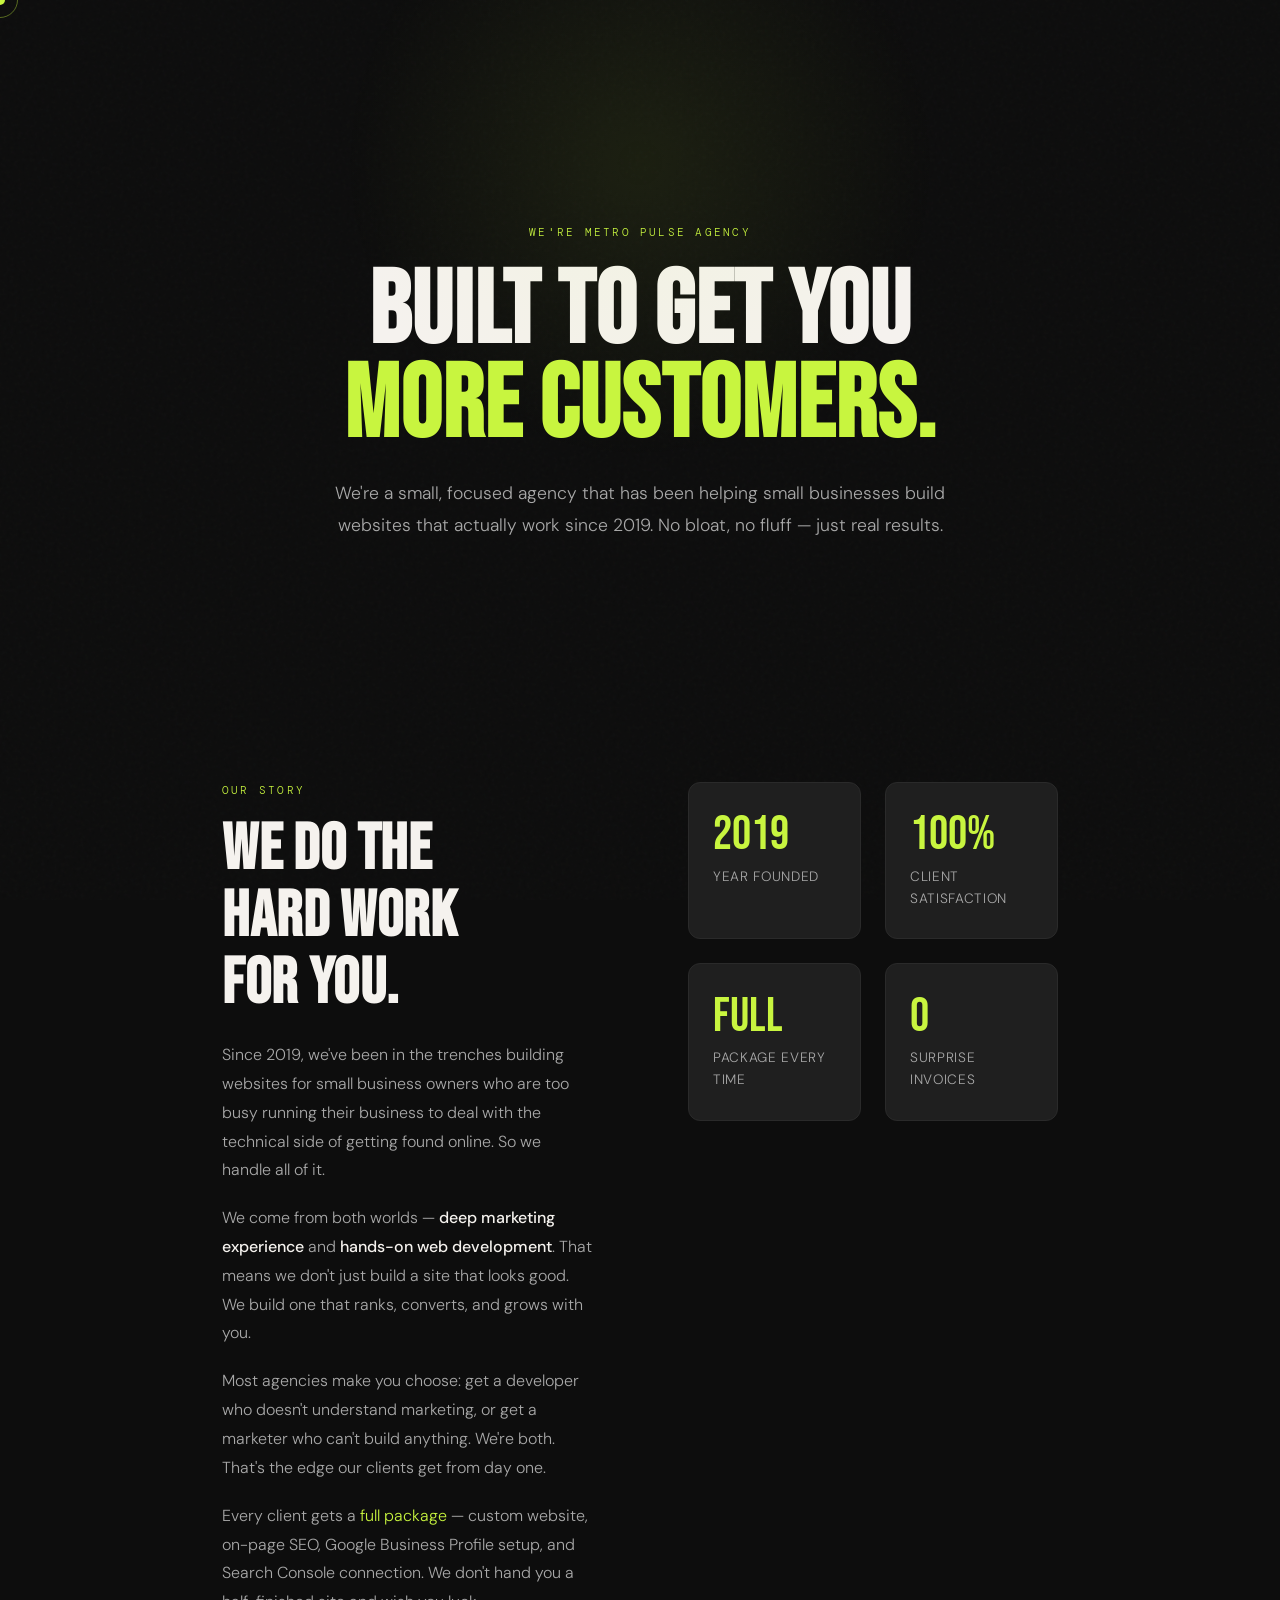
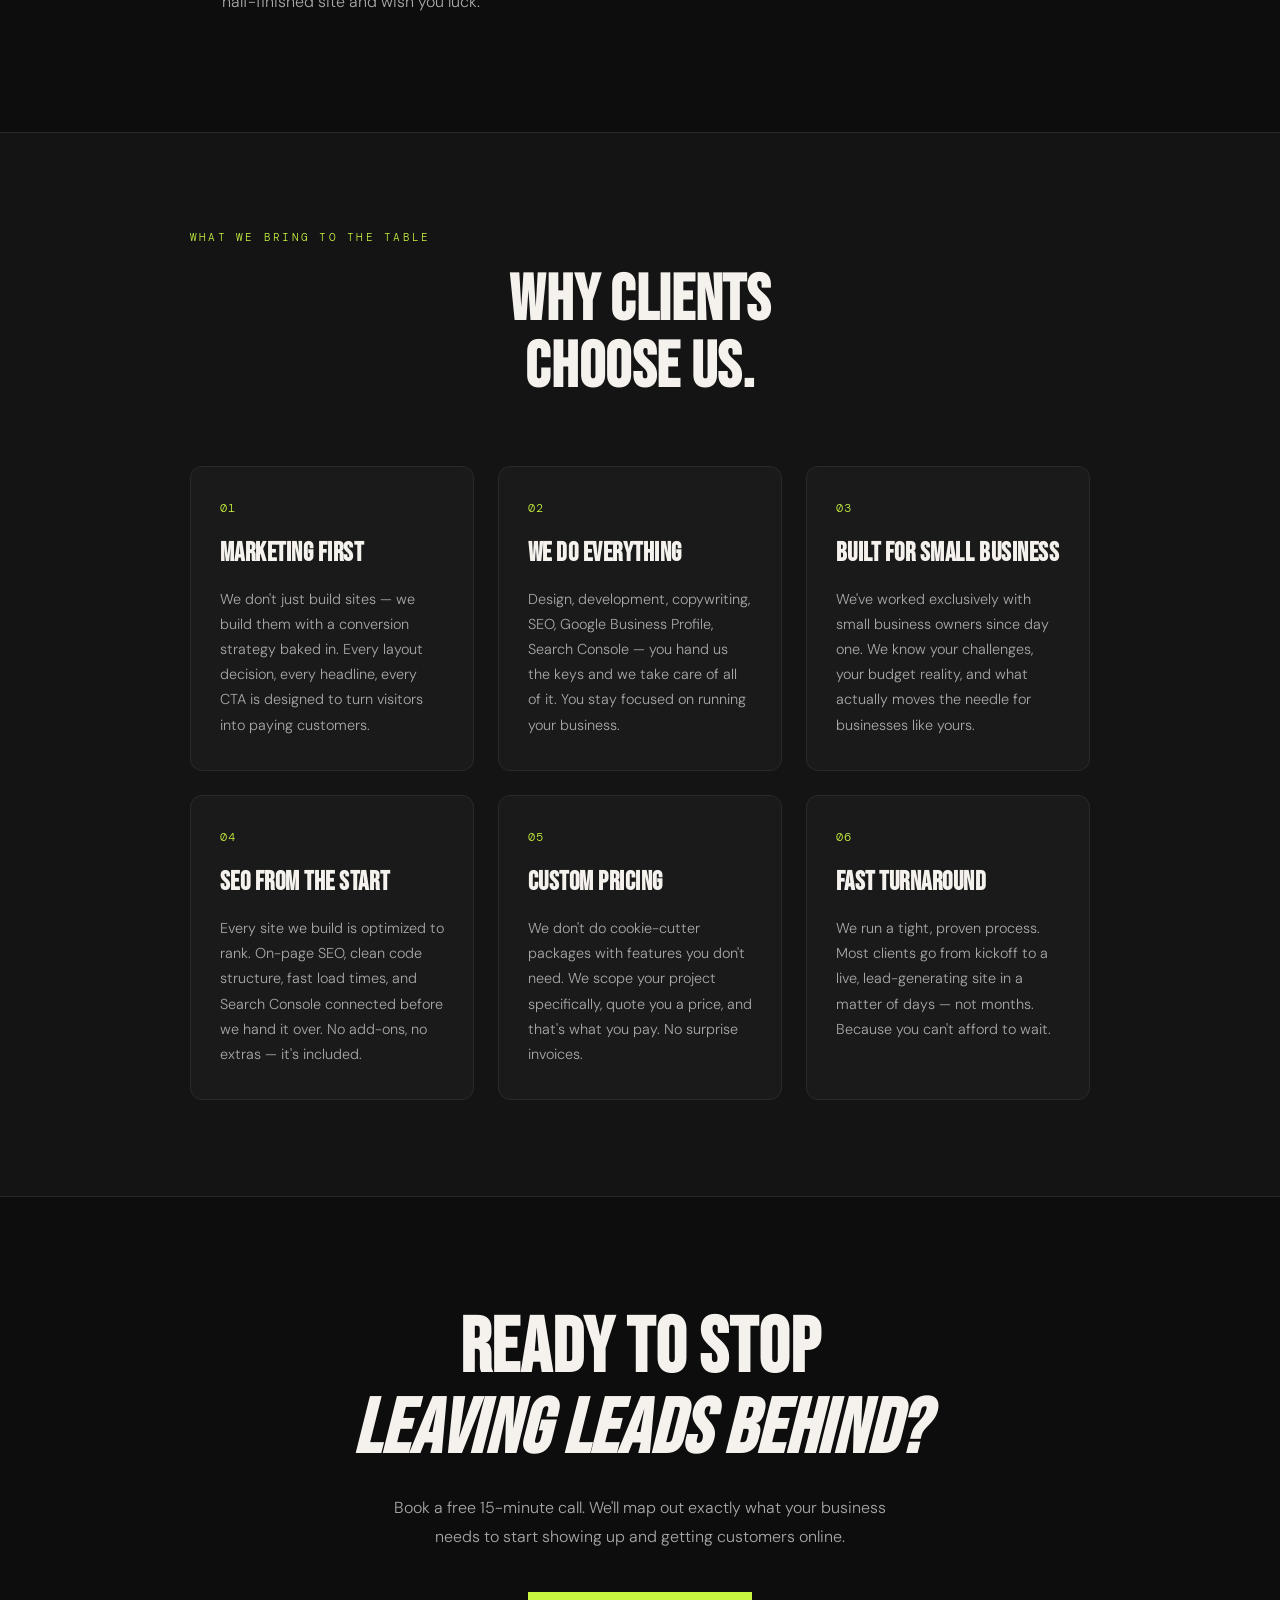
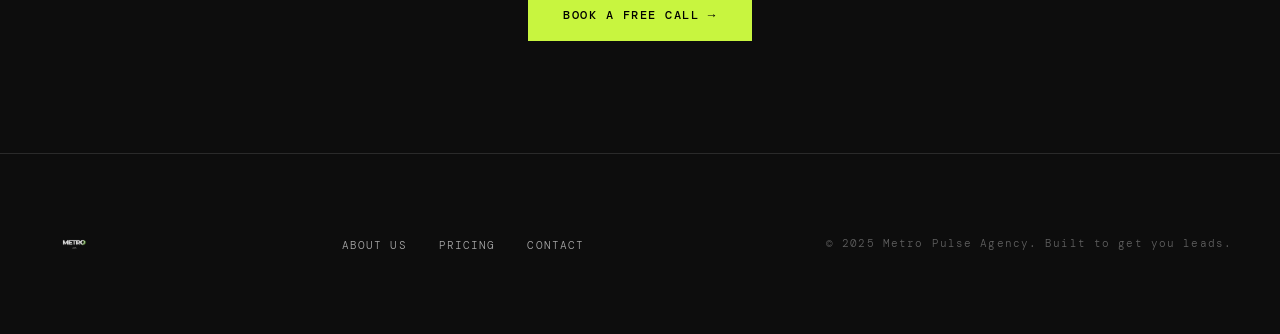
<file: about-us.html>
<!DOCTYPE html>
<html lang="en">
<head>
<meta charset="UTF-8">
<meta name="viewport" content="width=device-width, initial-scale=1.0">
<title>About Us — Metro Pulse Agency</title>
<meta name="description" content="Metro Pulse Agency has been building high-performing websites for small businesses since 2019. We combine deep marketing expertise with technical development so your site actually gets you customers.">
<meta name="robots" content="index, follow">
<link rel="canonical" href="https://metropulseagency.com/about-us.html">
<meta property="og:type" content="website">
<meta property="og:url" content="https://metropulseagency.com/about-us.html">
<meta property="og:title" content="About Us — Metro Pulse Agency">
<meta property="og:description" content="We've been building websites that work for small businesses since 2019. Full packages. Real results.">
<meta property="og:image" content="logo.png">
<link rel="icon" type="image/svg+xml" href="favicon.svg">
<link rel="apple-touch-icon" href="favicon.svg">
<link rel="preconnect" href="https://fonts.googleapis.com">
<link rel="preconnect" href="https://fonts.gstatic.com" crossorigin>
<link href="https://fonts.googleapis.com/css2?family=Bebas+Neue&family=DM+Sans:ital,opsz,wght@0,9..40,300;0,9..40,400;0,9..40,500;1,9..40,300&family=DM+Mono:wght@400;500&display=swap" rel="stylesheet">
<link rel="stylesheet" href="styles.css">
<style>
  /* PAGE-SPECIFIC STYLES */
  .about-page-hero {
    min-height: 60vh;
    display: flex;
    flex-direction: column;
    align-items: center;
    justify-content: center;
    text-align: center;
    padding: 14rem 2rem 6rem;
    position: relative;
    overflow: hidden;
  }
  .about-page-hero::before {
    content: '';
    position: absolute;
    top: -20%;
    left: 50%;
    transform: translateX(-50%);
    width: 600px;
    height: 600px;
    background: radial-gradient(circle, rgba(200,245,63,0.08) 0%, transparent 70%);
    pointer-events: none;
  }
  .about-page-hero .section-label {
    margin-bottom: 1.5rem;
  }
  .about-page-hero .hero-headline {
    font-size: clamp(3rem, 8vw, 7rem);
    margin-bottom: 1.5rem;
  }
  .about-page-hero .hero-sub {
    max-width: 640px;
    font-size: 1.1rem;
    color: var(--text-muted);
    line-height: 1.8;
  }

  .about-story {
    padding: 6rem 2rem;
    max-width: 900px;
    margin: 0 auto;
    display: grid;
    grid-template-columns: 1fr 1fr;
    gap: 6rem;
    align-items: start;
  }
  .about-story-left .section-label { margin-bottom: 1rem; }
  .about-story-left h2 {
    font-family: var(--font-display);
    font-size: clamp(2.5rem, 5vw, 4rem);
    line-height: 1.05;
    letter-spacing: 0.01em;
    color: var(--text);
    margin-bottom: 1.5rem;
  }
  .about-story-left p {
    color: var(--text-muted);
    font-size: 1rem;
    line-height: 1.8;
    margin-bottom: 1.2rem;
  }
  .about-story-left p strong { color: var(--text); font-weight: 500; }
  .about-story-left p span { color: var(--accent); }

  .about-stat-grid {
    display: grid;
    grid-template-columns: 1fr 1fr;
    gap: 1.5rem;
  }
  .about-stat {
    background: var(--surface);
    border: 1px solid var(--border);
    border-radius: 12px;
    padding: 1.8rem 1.5rem;
  }
  .about-stat-num {
    font-family: var(--font-display);
    font-size: 3rem;
    color: var(--accent);
    line-height: 1;
    margin-bottom: 0.4rem;
  }
  .about-stat-label {
    color: var(--text-muted);
    font-size: 0.85rem;
    letter-spacing: 0.05em;
    text-transform: uppercase;
  }

  .about-pillars {
    background: var(--bg2);
    border-top: 1px solid var(--border);
    border-bottom: 1px solid var(--border);
    padding: 6rem 2rem;
  }
  .about-pillars-inner {
    max-width: 900px;
    margin: 0 auto;
  }
  .about-pillars-header {
    text-align: center;
    margin-bottom: 4rem;
  }
  .about-pillars-header h2 {
    font-family: var(--font-display);
    font-size: clamp(2.5rem, 5vw, 4.5rem);
    letter-spacing: 0.01em;
    line-height: 1.05;
    margin-top: 0.75rem;
  }
  .pillar-grid {
    display: grid;
    grid-template-columns: repeat(3, 1fr);
    gap: 1.5rem;
  }
  .pillar {
    background: var(--bg3);
    border: 1px solid var(--border);
    border-radius: 12px;
    padding: 2rem 1.8rem;
    transition: border-color 0.3s;
  }
  .pillar:hover { border-color: var(--accent); }
  .pillar-num {
    font-family: var(--font-mono);
    font-size: 0.75rem;
    color: var(--accent);
    letter-spacing: 0.12em;
    margin-bottom: 1rem;
  }
  .pillar h3 {
    font-family: var(--font-display);
    font-size: 1.6rem;
    letter-spacing: 0.02em;
    margin-bottom: 0.75rem;
    color: var(--text);
  }
  .pillar p {
    color: var(--text-muted);
    font-size: 0.9rem;
    line-height: 1.75;
  }

  .about-cta {
    padding: 7rem 2rem;
    text-align: center;
  }
  .about-cta h2 {
    font-family: var(--font-display);
    font-size: clamp(2.5rem, 6vw, 5rem);
    letter-spacing: 0.01em;
    line-height: 1.05;
    margin-bottom: 1.5rem;
  }
  .about-cta p {
    color: var(--text-muted);
    font-size: 1rem;
    max-width: 500px;
    margin: 0 auto 2.5rem;
    line-height: 1.8;
  }

  @media (max-width: 768px) {
    .about-story {
      grid-template-columns: 1fr;
      gap: 3rem;
    }
    .pillar-grid {
      grid-template-columns: 1fr;
    }
    .about-stat-grid {
      grid-template-columns: 1fr 1fr;
    }
  }
</style>
</head>
<body>

<!-- CURSOR -->
<div class="cursor" id="cursor"></div>
<div class="cursor-ring" id="cursorRing"></div>

<!-- NAV -->
<nav id="navbar">
  <a href="index.html" class="nav-logo"><img src="logo-transparent.png" alt="Metro Pulse Agency" class="nav-logo-img"></a>
  <ul class="nav-links">
    <li><a href="about-us.html">About Us</a></li>
    <li><a href="index.html#process">Process</a></li>
    <li><a href="index.html#pricing">Pricing</a></li>
    <li><a href="index.html#booking" class="nav-cta">Book a Call</a></li>
  </ul>
  <button class="hamburger" id="hamburger" aria-label="Menu">
    <span></span><span></span><span></span>
  </button>
</nav>

<!-- MOBILE MENU -->
<div class="mobile-menu" id="mobileMenu">
  <button class="mobile-menu-close" id="mobileMenuClose" aria-label="Close menu">✕</button>
  <ul>
    <li><a href="about-us.html" class="mobile-menu-link">About Us</a></li>
    <li><a href="index.html#process" class="mobile-menu-link">Process</a></li>
    <li><a href="index.html#pricing" class="mobile-menu-link">Pricing</a></li>
    <li><a href="index.html#booking" class="mobile-menu-link">Book a Call</a></li>
  </ul>
</div>

<!-- HERO -->
<section class="about-page-hero">
  <div class="section-label reveal">We're Metro Pulse Agency</div>
  <h1 class="hero-headline reveal delay-100">
    Built to Get You<br><em>More Customers.</em>
  </h1>
  <p class="hero-sub reveal delay-200">
    We're a small, focused agency that has been helping small businesses build websites that actually work since 2019. No bloat, no fluff — just real results.
  </p>
</section>

<!-- STORY -->
<section class="about-story">
  <div class="about-story-left reveal-left">
    <div class="section-label">Our Story</div>
    <h2>We Do the<br>Hard Work<br>For You.</h2>
    <p>
      Since 2019, we've been in the trenches building websites for small business owners who are too busy running their business to deal with the technical side of getting found online. So we handle all of it.
    </p>
    <p>
      We come from both worlds — <strong>deep marketing experience</strong> and <strong>hands-on web development</strong>. That means we don't just build a site that looks good. We build one that ranks, converts, and grows with you.
    </p>
    <p>
      Most agencies make you choose: get a developer who doesn't understand marketing, or get a marketer who can't build anything. We're both. That's the edge our clients get from day one.
    </p>
    <p>
      Every client gets a <span>full package</span> — custom website, on-page SEO, Google Business Profile setup, and Search Console connection. We don't hand you a half-finished site and wish you luck.
    </p>
  </div>
  <div class="about-stat-grid reveal-right delay-100">
    <div class="about-stat">
      <div class="about-stat-num">2019</div>
      <div class="about-stat-label">Year Founded</div>
    </div>
    <div class="about-stat">
      <div class="about-stat-num">100%</div>
      <div class="about-stat-label">Client Satisfaction</div>
    </div>
    <div class="about-stat">
      <div class="about-stat-num">Full</div>
      <div class="about-stat-label">Package Every Time</div>
    </div>
    <div class="about-stat">
      <div class="about-stat-num">0</div>
      <div class="about-stat-label">Surprise Invoices</div>
    </div>
  </div>
</section>

<!-- PILLARS -->
<section class="about-pillars">
  <div class="about-pillars-inner">
    <div class="about-pillars-header">
      <div class="section-label reveal">What We Bring to the Table</div>
      <h2 class="reveal delay-100">Why Clients<br>Choose Us.</h2>
    </div>
    <div class="pillar-grid">
      <div class="pillar reveal delay-100">
        <div class="pillar-num">01</div>
        <h3>Marketing First</h3>
        <p>We don't just build sites — we build them with a conversion strategy baked in. Every layout decision, every headline, every CTA is designed to turn visitors into paying customers.</p>
      </div>
      <div class="pillar reveal delay-200">
        <div class="pillar-num">02</div>
        <h3>We Do Everything</h3>
        <p>Design, development, copywriting, SEO, Google Business Profile, Search Console — you hand us the keys and we take care of all of it. You stay focused on running your business.</p>
      </div>
      <div class="pillar reveal delay-300">
        <div class="pillar-num">03</div>
        <h3>Built for Small Business</h3>
        <p>We've worked exclusively with small business owners since day one. We know your challenges, your budget reality, and what actually moves the needle for businesses like yours.</p>
      </div>
      <div class="pillar reveal delay-100">
        <div class="pillar-num">04</div>
        <h3>SEO From the Start</h3>
        <p>Every site we build is optimized to rank. On-page SEO, clean code structure, fast load times, and Search Console connected before we hand it over. No add-ons, no extras — it's included.</p>
      </div>
      <div class="pillar reveal delay-200">
        <div class="pillar-num">05</div>
        <h3>Custom Pricing</h3>
        <p>We don't do cookie-cutter packages with features you don't need. We scope your project specifically, quote you a price, and that's what you pay. No surprise invoices.</p>
      </div>
      <div class="pillar reveal delay-300">
        <div class="pillar-num">06</div>
        <h3>Fast Turnaround</h3>
        <p>We run a tight, proven process. Most clients go from kickoff to a live, lead-generating site in a matter of days — not months. Because you can't afford to wait.</p>
      </div>
    </div>
  </div>
</section>

<!-- CTA -->
<section class="about-cta">
  <h2 class="reveal">Ready to Stop<br><em>Leaving Leads Behind?</em></h2>
  <p class="reveal delay-100">Book a free 15-minute call. We'll map out exactly what your business needs to start showing up and getting customers online.</p>
  <a href="index.html#booking" class="btn-primary reveal delay-200">Book a Free Call →</a>
</section>

<!-- FOOTER -->
<footer>
  <div class="footer-logo"><img src="logo-transparent.png" alt="Metro Pulse Agency" class="footer-logo-img"></div>
  <ul class="footer-links">
    <li><a href="about-us.html">About Us</a></li>
    <li><a href="index.html#pricing">Pricing</a></li>
    <li><a href="index.html#booking">Contact</a></li>
  </ul>
  <div class="footer-copy">© 2025 Metro Pulse Agency. Built to get you leads.</div>
</footer>

<script src="script.js"></script>
</body>
</html>
</file>
<file: styles.css>
:root {
    --bg: #0d0d0d;
    --bg2: #141414;
    --bg3: #1a1a1a;
    --surface: #1f1f1f;
    --border: #2a2a2a;
    --text: #f5f2ee;
    --text-muted: #a8a8a8;
    --text-dim: #606060;
    --accent: #c8f53f;
    --accent-dim: #a8d030;
    --white: #ffffff;
    --font-display: 'Bebas Neue', sans-serif;
    --font-body: 'DM Sans', sans-serif;
    --font-mono: 'DM Mono', monospace;
  }

  *, *::before, *::after { box-sizing: border-box; margin: 0; padding: 0; }

  html { scroll-behavior: smooth; }

  body {
    background: var(--bg);
    color: var(--text);
    font-family: var(--font-body);
    font-weight: 300;
    line-height: 1.6;
    overflow-x: hidden;
    cursor: none;
  }

  /* CUSTOM CURSOR */
  .cursor {
    position: fixed;
    width: 10px; height: 10px;
    background: var(--accent);
    border-radius: 50%;
    pointer-events: none;
    z-index: 9999;
    transition: transform 0.15s ease, opacity 0.2s ease;
    transform: translate(-50%, -50%);
  }
  .cursor-ring {
    position: fixed;
    width: 36px; height: 36px;
    border: 1px solid rgba(200, 245, 63, 0.4);
    border-radius: 50%;
    pointer-events: none;
    z-index: 9998;
    transition: transform 0.4s cubic-bezier(0.23,1,0.32,1), width 0.3s, height 0.3s, border-color 0.3s;
    transform: translate(-50%, -50%);
  }
  body:has(a:hover) .cursor-ring,
  body:has(button:hover) .cursor-ring {
    width: 56px; height: 56px;
    border-color: var(--accent);
  }

  /* NOISE OVERLAY */
  body::before {
    content: '';
    position: fixed;
    inset: 0;
    background-image: url("data:image/svg+xml,%3Csvg viewBox='0 0 256 256' xmlns='http://www.w3.org/2000/svg'%3E%3Cfilter id='noise'%3E%3CfeTurbulence type='fractalNoise' baseFrequency='0.9' numOctaves='4' stitchTiles='stitch'/%3E%3C/filter%3E%3Crect width='100%25' height='100%25' filter='url(%23noise)' opacity='0.035'/%3E%3C/svg%3E");
    pointer-events: none;
    z-index: 1;
    opacity: 0.6;
  }

  /* NAV */
  nav {
    position: fixed;
    top: 0; left: 0; right: 0;
    z-index: 100;
    padding: 0 3rem;
    display: flex;
    align-items: center;
    justify-content: space-between;
    transition: background 0.4s, backdrop-filter 0.4s, transform 0.5s cubic-bezier(0.23, 1, 0.32, 1), opacity 0.5s ease;
    transform: translateY(-100%);
    opacity: 0;
    pointer-events: none;
    height: 10rem;
  }
  nav.nav-visible {
    transform: translateY(0);
    opacity: 1;
    pointer-events: all;
  }
  nav.scrolled {
    background: rgba(13,13,13,0.85);
    backdrop-filter: blur(20px);
    border-bottom: 1px solid var(--border);
  }
  .nav-logo {
    text-decoration: none;
    display: flex;
    align-items: center;
  }
  .nav-logo-img {
    height: 300px;
    width: auto;
    display: block;
    margin: -18px 0;
  }
  .nav-links {
    display: flex;
    gap: 2.5rem;
    list-style: none;
  }
  .nav-links a {
    font-family: var(--font-mono);
    font-size: 0.75rem;
    letter-spacing: 0.12em;
    text-transform: uppercase;
    color: var(--text-muted);
    text-decoration: none;
    transition: color 0.2s;
  }
  .nav-links a:hover { color: var(--accent); }
  .nav-cta {
    background: var(--accent);
    color: var(--bg) !important;
    padding: 0.5rem 1.25rem;
    font-weight: 500 !important;
    color: #000 !important;
    transition: background 0.2s !important;
  }
  .nav-cta:hover { background: var(--accent-dim); color: #000 !important; }
  .hamburger { display: none; flex-direction: column; gap: 5px; background: none; border: none; cursor: none; }
  .hamburger span { width: 24px; height: 1px; background: var(--text); transition: 0.3s; }

  /* HERO */
  .hero {
    min-height: 100vh;
    display: flex;
    flex-direction: column;
    justify-content: flex-end;
    padding: 0 3rem 5rem;
    position: relative;
    overflow: hidden;
  }
  .hero-bg {
    position: absolute;
    inset: 0;
    background: radial-gradient(ellipse 80% 60% at 70% 40%, rgba(200,245,63,0.04) 0%, transparent 65%),
                radial-gradient(ellipse 50% 40% at 20% 80%, rgba(200,245,63,0.02) 0%, transparent 60%);
  }

  /* HERO SHAPE ANIMATIONS */
  @keyframes hero-orb-pulse {
    0%, 100% { transform: scale(1) translate(0, 0); opacity: 0.6; }
    50%       { transform: scale(1.12) translate(-20px, 15px); opacity: 1; }
  }
  @keyframes hero-spin-cw {
    from { transform: rotate(0deg); }
    to   { transform: rotate(360deg); }
  }
  @keyframes hero-spin-ccw {
    from { transform: rotate(0deg); }
    to   { transform: rotate(-360deg); }
  }
  @keyframes hero-float-a {
    0%, 100% { transform: translate(0, 0); }
    30%      { transform: translate(18px, -22px); }
    70%      { transform: translate(-12px, 14px); }
  }
  @keyframes hero-float-b {
    0%, 100% { transform: translate(0, 0); }
    40%      { transform: translate(-20px, 16px); }
    75%      { transform: translate(10px, -18px); }
  }
  @keyframes hero-float-c {
    0%, 100% { transform: translate(0, 0) scale(1); }
    50%      { transform: translate(8px, -12px) scale(1.3); }
  }
  @keyframes hero-float-d {
    0%, 100% { transform: translate(0, 0) scale(1); opacity: 0.6; }
    50%      { transform: translate(-10px, 8px) scale(0.7); opacity: 1; }
  }

  .hero-shape { position: absolute; pointer-events: none; }

  /* Soft glowing orb */
  .hero-shape-orb {
    width: 700px;
    height: 700px;
    border-radius: 50%;
    top: -15%;
    right: -10%;
    background: radial-gradient(circle, rgba(200,245,63,0.07) 0%, rgba(200,245,63,0.02) 45%, transparent 70%);
    animation: hero-orb-pulse 12s ease-in-out infinite;
  }

  /* Large wireframe ring */
  .hero-shape-ring-lg {
    width: 620px;
    height: 620px;
    border-radius: 50%;
    border: 1px solid rgba(200,245,63,0.1);
    top: 50%;
    right: 5%;
    transform: translate(0, -50%);
    animation: hero-spin-cw 55s linear infinite;
    transform-origin: center center;
  }

  /* Medium ring with dashes */
  .hero-shape-ring-md {
    width: 320px;
    height: 320px;
    border-radius: 50%;
    border: 1px dashed rgba(200,245,63,0.13);
    bottom: 10%;
    left: 5%;
    animation: hero-spin-ccw 38s linear infinite;
  }

  /* Small ring */
  .hero-shape-ring-sm {
    width: 160px;
    height: 160px;
    border-radius: 50%;
    border: 1px solid rgba(200,245,63,0.18);
    top: 22%;
    left: 38%;
    animation: hero-spin-cw 24s linear infinite;
  }

  /* Floating nodes */
  .hero-shape-dot {
    width: 6px;
    height: 6px;
    border-radius: 50%;
    background: var(--accent);
  }
  .hero-dot-1 {
    top: 28%;
    right: 22%;
    opacity: 0.7;
    animation: hero-float-a 9s ease-in-out infinite;
  }
  .hero-dot-2 {
    top: 55%;
    right: 38%;
    opacity: 0.5;
    animation: hero-float-b 13s ease-in-out infinite;
  }
  .hero-dot-3 {
    bottom: 25%;
    right: 18%;
    width: 4px;
    height: 4px;
    opacity: 0.6;
    animation: hero-float-c 7s ease-in-out infinite;
  }
  .hero-dot-4 {
    top: 40%;
    left: 30%;
    width: 5px;
    height: 5px;
    opacity: 0.5;
    animation: hero-float-d 11s ease-in-out infinite;
  }

  /* Subtle dot grid */
  .hero-grid {
    position: absolute;
    inset: 0;
    background-image: radial-gradient(circle, rgba(200,245,63,0.12) 1px, transparent 1px);
    background-size: 48px 48px;
    mask-image: radial-gradient(ellipse 70% 80% at 75% 40%, rgba(0,0,0,0.3) 0%, transparent 70%);
    -webkit-mask-image: radial-gradient(ellipse 70% 80% at 75% 40%, rgba(0,0,0,0.3) 0%, transparent 70%);
  }
  .hero-eyebrow {
    font-family: var(--font-mono);
    font-size: 0.72rem;
    letter-spacing: 0.2em;
    text-transform: uppercase;
    color: var(--accent);
    margin-bottom: 1.5rem;
    display: flex;
    align-items: center;
    gap: 1rem;
  }
  .hero-eyebrow::before {
    content: '';
    width: 2rem;
    height: 1px;
    background: var(--accent);
  }
  .hero-headline {
    font-family: var(--font-display);
    font-size: clamp(4.5rem, 12vw, 11rem);
    line-height: 0.92;
    letter-spacing: 0.01em;
    color: var(--text);
    margin-bottom: 2.5rem;
  }
  .hero-headline em {
    font-style: normal;
    color: var(--accent);
    display: block;
  }
  .hero-sub {
    max-width: 520px;
    font-size: 1.05rem;
    color: var(--text-muted);
    line-height: 1.75;
    margin-bottom: 3rem;
  }
  .hero-white {
    color: var(--white);
    display: block;
    margin-top: 0.6rem;
  }
  .hero-actions {
    display: flex;
    gap: 1.25rem;
    align-items: center;
  }
  .btn-primary {
    background: var(--accent);
    color: #000;
    padding: 0.9rem 2.2rem;
    font-family: var(--font-mono);
    font-size: 0.78rem;
    letter-spacing: 0.12em;
    text-transform: uppercase;
    text-decoration: none;
    display: inline-block;
    transition: background 0.2s, transform 0.2s;
    font-weight: 500;
  }
  .btn-primary:hover { background: var(--accent-dim); transform: translateY(-2px); }
  .btn-ghost {
    color: var(--text-muted);
    font-family: var(--font-mono);
    font-size: 0.78rem;
    letter-spacing: 0.12em;
    text-transform: uppercase;
    text-decoration: none;
    border-bottom: 1px solid var(--border);
    padding-bottom: 2px;
    transition: color 0.2s, border-color 0.2s;
  }
  .btn-ghost:hover { color: var(--text); border-color: var(--text-muted); }
  .hero-scroll {
    position: absolute;
    right: 3rem;
    bottom: 5rem;
    display: flex;
    flex-direction: column;
    align-items: center;
    gap: 0.75rem;
    font-family: var(--font-mono);
    font-size: 0.65rem;
    letter-spacing: 0.18em;
    text-transform: uppercase;
    color: var(--text-dim);
    writing-mode: vertical-rl;
  }
  .hero-scroll::after {
    content: '';
    width: 1px;
    height: 3rem;
    background: linear-gradient(to bottom, var(--text-dim), transparent);
    animation: scrollPulse 2s ease-in-out infinite;
  }
  @keyframes scrollPulse {
    0%, 100% { opacity: 0.4; }
    50% { opacity: 1; }
  }
  .hero-stats {
    position: absolute;
    right: 3rem;
    top: 50%;
    transform: translateY(-50%);
    display: flex;
    flex-direction: column;
    gap: 2rem;
    text-align: right;
  }
  .stat-num {
    font-family: var(--font-display);
    font-size: 2.8rem;
    line-height: 1;
    color: var(--text);
  }
  .stat-num span { color: var(--accent); }
  .stat-label {
    font-family: var(--font-mono);
    font-size: 0.65rem;
    letter-spacing: 0.15em;
    text-transform: uppercase;
    color: var(--text-muted);
    margin-top: 0.2rem;
  }

  /* SECTION SHARED */
  section { position: relative; z-index: 2; }
  .section-label {
    font-family: var(--font-mono);
    font-size: 0.7rem;
    letter-spacing: 0.2em;
    text-transform: uppercase;
    color: var(--accent);
    display: flex;
    align-items: center;
    gap: 0.75rem;
    margin-bottom: 1.25rem;
  }
  .section-label::before { content: none; }
  .section-title {
    font-family: var(--font-display);
    font-size: clamp(2.8rem, 6vw, 5.5rem);
    line-height: 0.95;
    letter-spacing: 0.01em;
    color: var(--text);
  }


  /* ABOUT */
  .about {
    padding: 8rem 3rem;
    display: grid;
    grid-template-columns: 1fr 1fr;
    gap: 6rem;
    align-items: center;
    border-bottom: 1px solid var(--border);
  }
  .about-left { }
  .about-body {
    font-size: 1.08rem;
    color: var(--text-muted);
    line-height: 1.8;
    margin-top: 2rem;
  }
  .about-body strong { color: var(--text); font-weight: 400; }
  .about-right {
    display: flex;
    flex-direction: column;
    gap: 1px;
  }
  .service-row {
    padding: 1.4rem 0;
    border-bottom: 1px solid var(--border);
    cursor: pointer;
    transition: padding 0.3s;
  }
  .service-row:first-child { border-top: 1px solid var(--border); }
  .service-row-header {
    display: flex;
    align-items: center;
    justify-content: space-between;
  }
  .service-row:hover .service-row-header { padding-left: 0.75rem; }
  .service-name {
    font-family: var(--font-display);
    font-size: 1.6rem;
    letter-spacing: 0.03em;
    color: var(--text);
    transition: color 0.2s;
  }
  .service-row:hover .service-name,
  .service-row.open .service-name { color: var(--accent); }
  .service-arrow {
    width: 2rem; height: 2rem;
    border: 1px solid var(--border);
    border-radius: 50%;
    display: flex;
    align-items: center;
    justify-content: center;
    color: var(--text-muted);
    font-size: 0.9rem;
    transition: background 0.2s, border-color 0.2s, color 0.2s, transform 0.3s;
    flex-shrink: 0;
  }
  .service-row:hover .service-arrow,
  .service-row.open .service-arrow {
    background: var(--accent);
    border-color: var(--accent);
    color: #000;
  }
  .service-row.open .service-arrow { transform: rotate(90deg); }
  .service-copy {
    max-height: 0;
    overflow: hidden;
    font-size: 0.92rem;
    color: var(--text-muted);
    line-height: 1.75;
    transition: max-height 0.45s cubic-bezier(0.23, 1, 0.32, 1), opacity 0.35s ease, padding 0.35s ease;
    opacity: 0;
    padding-top: 0;
  }
  .service-row.open .service-copy {
    max-height: 200px;
    opacity: 1;
    padding-top: 0.9rem;
  }
  @media (hover: hover) {
    .service-row:hover .service-copy {
      max-height: 200px;
      opacity: 1;
      padding-top: 0.9rem;
    }
    .service-row:hover .service-arrow { transform: rotate(90deg); }
  }

  /* PORTFOLIO */
  .portfolio {
    padding: 8rem 3rem;
    border-bottom: 1px solid var(--border);
  }
  .portfolio-header {
    display: flex;
    justify-content: space-between;
    align-items: flex-end;
    margin-bottom: 4rem;
  }
  .portfolio-filter {
    display: flex;
    gap: 0.5rem;
  }
  .filter-btn {
    font-family: var(--font-mono);
    font-size: 0.7rem;
    letter-spacing: 0.12em;
    text-transform: uppercase;
    color: var(--text-muted);
    background: none;
    border: 1px solid var(--border);
    padding: 0.4rem 0.9rem;
    cursor: none;
    transition: 0.2s;
  }
  .filter-btn:hover, .filter-btn.active {
    border-color: var(--accent);
    color: var(--accent);
  }

  /* MASONRY GALLERY */
  .gallery-grid {
    columns: 3;
    column-gap: 1.25rem;
  }
  .gallery-item {
    break-inside: avoid;
    margin-bottom: 1.25rem;
    position: relative;
    overflow: hidden;
    cursor: none;
    opacity: 0;
    transform: translateY(40px) scale(0.88);
    transition: opacity 0.7s cubic-bezier(0.23,1,0.32,1), transform 0.7s cubic-bezier(0.23,1,0.32,1);
  }
  .gallery-item.visible { opacity: 1; transform: translateY(0) scale(1); }
  .gallery-item:nth-child(2) { transition-delay: 0.15s; }
  .gallery-card {
    position: relative;
    overflow: hidden;
    background: var(--surface);
  }
  .gallery-card img,
  .gallery-card video {
    width: 100%;
    display: block;
    height: auto;
    transition: transform 0.6s cubic-bezier(0.23,1,0.32,1);
    filter: grayscale(20%);
  }
  .gallery-item:hover .gallery-card img,
  .gallery-item:hover .gallery-card video {
    transform: scale(1.06);
    filter: grayscale(0%);
  }
  .gallery-overlay {
    position: absolute;
    inset: 0;
    background: linear-gradient(to top, rgba(0,0,0,0.85) 0%, transparent 50%);
    opacity: 0;
    transition: opacity 0.4s ease;
    display: flex;
    flex-direction: column;
    justify-content: flex-end;
    padding: 1.5rem;
  }
  .gallery-item:hover .gallery-overlay { opacity: 1; }
  .overlay-tag {
    font-family: var(--font-mono);
    font-size: 0.65rem;
    letter-spacing: 0.15em;
    text-transform: uppercase;
    color: var(--accent);
    margin-bottom: 0.4rem;
  }
  .overlay-title {
    font-family: var(--font-display);
    font-size: 1.5rem;
    letter-spacing: 0.04em;
    color: var(--white);
  }
  .overlay-arrow {
    position: absolute;
    top: 1.25rem;
    right: 1.25rem;
    width: 2.2rem; height: 2.2rem;
    background: var(--accent);
    color: #000;
    display: flex;
    align-items: center;
    justify-content: center;
    font-size: 0.9rem;
    transform: scale(0) rotate(-45deg);
    transition: transform 0.3s cubic-bezier(0.23,1,0.32,1);
  }
  .gallery-item:hover .overlay-arrow { transform: scale(1) rotate(0deg); }

  /* 2-COL GALLERY OVERRIDE */
  .gallery-grid-2 {
    columns: 2;
  }
  .gallery-grid-2 .gallery-card {
    height: 480px;
  }
  .gallery-grid-2 .gallery-card img,
  .gallery-grid-2 .gallery-card video {
    width: 100%;
    height: 100%;
    object-fit: cover;
  }
  .gallery-grid-2 .gallery-card video.gallery-media--fit {
    object-fit: contain;
    object-position: center;
    background: #000;
  }

  /* INDUSTRIES */
  .industries {
    padding: 8rem 3rem;
    border-bottom: 1px solid var(--border);
  }
  .industries-header { margin-bottom: 5rem; }
  .industries-grid {
    display: grid;
    grid-template-columns: repeat(3, 1fr);
  }
  .industry-card {
    padding: 2.75rem;
    border: 1px solid var(--border);
    margin: -1px 0 0 -1px;
    position: relative;
    overflow: hidden;
    opacity: 0;
    transform: translateY(30px) scale(0.96);
    transition: opacity 0.6s cubic-bezier(0.23,1,0.32,1), transform 0.6s cubic-bezier(0.23,1,0.32,1), background 0.3s, border-color 0.3s, box-shadow 0.3s;
  }
  .industry-card::before {
    content: '';
    position: absolute;
    inset: 0;
    background: linear-gradient(135deg, var(--accent) 0%, transparent 60%);
    opacity: 0;
    transition: opacity 0.4s ease;
  }
  .industry-card::after {
    content: '';
    position: absolute;
    bottom: 0;
    left: 0;
    width: 0;
    height: 2px;
    background: var(--accent);
    transition: width 0.4s cubic-bezier(0.23,1,0.32,1);
  }
  .industry-card.visible { opacity: 1; transform: translateY(0) scale(1); }
  .industry-card.visible:nth-child(1) { transition-delay: 0s; }
  .industry-card.visible:nth-child(2) { transition-delay: 0.08s; }
  .industry-card.visible:nth-child(3) { transition-delay: 0.16s; }
  .industry-card.visible:nth-child(4) { transition-delay: 0.24s; }
  .industry-card.visible:nth-child(5) { transition-delay: 0.32s; }
  .industry-card.visible:nth-child(6) { transition-delay: 0.40s; }
  .industry-card:hover {
    background: var(--bg2);
    border-color: var(--accent);
    box-shadow: 0 8px 32px rgba(0,0,0,0.25);
    z-index: 1;
    transform: translateY(-4px) scale(1.02);
  }
  .industry-card:hover::before { opacity: 0.04; }
  .industry-card:hover::after { width: 100%; }
  .industry-num {
    font-family: var(--font-display);
    font-size: 3rem;
    line-height: 1;
    color: var(--text-dim);
    margin-bottom: 1.25rem;
    transition: color 0.3s;
  }
  .industry-card:hover .industry-num { color: var(--accent); }
  .industry-name {
    font-family: var(--font-display);
    font-size: 1.65rem;
    letter-spacing: 0.03em;
    color: var(--text);
    margin-bottom: 0.85rem;
    transition: color 0.3s;
  }
  .industry-card:hover .industry-name { color: var(--accent); }
  .industry-copy {
    font-size: 0.88rem;
    color: var(--text-muted);
    line-height: 1.75;
    transition: color 0.3s;
  }
  .industry-card:hover .industry-copy { color: var(--text); }

  /* LIGHTBOX */
  .lightbox {
    position: fixed;
    inset: 0;
    background: rgba(0,0,0,0.95);
    z-index: 1000;
    display: flex;
    align-items: center;
    justify-content: center;
    opacity: 0;
    pointer-events: none;
    transition: opacity 0.3s;
    backdrop-filter: blur(10px);
  }
  .lightbox.open { opacity: 1; pointer-events: all; }
  .lightbox-inner {
    max-width: 900px;
    width: 90%;
    position: relative;
  }
  .lightbox-inner img,
  .lightbox-inner video {
    width: 100%;
    display: block;
    max-height: 80vh;
    object-fit: contain;
    background: #000;
  }
  .lightbox-close {
    position: fixed;
    top: 2rem; right: 2rem;
    width: 3rem; height: 3rem;
    background: var(--accent);
    border: none;
    cursor: none;
    display: flex;
    align-items: center;
    justify-content: center;
    font-size: 1.2rem;
    color: #000;
    z-index: 1001;
  }
  .lightbox-info {
    padding: 1.5rem 0;
    display: flex;
    justify-content: space-between;
    align-items: center;
    border-top: 1px solid var(--border);
  }
  .lightbox-title {
    font-family: var(--font-display);
    font-size: 1.8rem;
    letter-spacing: 0.04em;
  }
  .lightbox-cat {
    font-family: var(--font-mono);
    font-size: 0.7rem;
    letter-spacing: 0.15em;
    text-transform: uppercase;
    color: var(--accent);
  }

  /* PROCESS */
  .process {
    padding: 8rem 3rem;
    background: var(--bg2);
    border-bottom: 1px solid var(--border);
  }
  .process-header { margin-bottom: 5rem; }
  .process-steps {
    display: grid;
    grid-template-columns: repeat(4, 1fr);
    gap: 0;
  }
  .process-step {
    padding: 2.5rem 2rem 2.5rem 0;
    border-left: 1px solid var(--border);
    padding-left: 2rem;
    position: relative;
    opacity: 0;
    transform: translateY(20px);
    transition: opacity 0.5s ease, transform 0.5s ease;
  }
  .process-step.visible { opacity: 1; transform: translateY(0); }
  .step-num {
    font-family: var(--font-display);
    font-size: 4rem;
    line-height: 1;
    color: var(--text-dim);
    margin-bottom: 1.5rem;
    transition: color 0.3s;
  }
  .process-step:hover .step-num { color: var(--accent); }
  .step-title {
    font-family: var(--font-display);
    font-size: 1.5rem;
    letter-spacing: 0.03em;
    margin-bottom: 0.75rem;
  }
  .step-body { font-size: 0.9rem; color: var(--text-muted); line-height: 1.7; }

  /* PRICING */
  .pricing {
    padding: 8rem 3rem;
    border-bottom: 1px solid var(--border);
  }
  .pricing-header { margin-bottom: 4rem; }
  .pricing-subhead {
    font-size: 1rem;
    color: var(--text-muted);
    line-height: 1.75;
    margin-top: 1.25rem;
    max-width: 480px;
  }
  .pricing-tabs {
    display: inline-flex;
    border: 1px solid var(--border);
    margin-bottom: 3.5rem;
  }
  .pricing-tab {
    font-family: var(--font-mono);
    font-size: 0.72rem;
    letter-spacing: 0.15em;
    text-transform: uppercase;
    color: var(--text-muted);
    background: none;
    border: none;
    padding: 0.85rem 2rem;
    cursor: none;
    transition: color 0.2s, background 0.2s;
    display: flex;
    align-items: center;
    gap: 0.75rem;
  }
  .pricing-tab + .pricing-tab { border-left: 1px solid var(--border); }
  .pricing-tab.active { background: var(--accent); color: #000; }
  .pricing-tab:not(.active):hover { color: var(--text); }
  .tab-label-num { font-size: 0.6rem; opacity: 0.5; }
  .pricing-tab.active .tab-label-num { opacity: 0.6; }
  .pricing-panel { display: none; }
  .pricing-panel.active { display: block; }
  .pricing-grid-3 {
    display: grid;
    grid-template-columns: repeat(3, 1fr);
    gap: 1.5rem;
    max-width: 1200px;
  }
  .card-price-period {
    font-size: 1.5rem;
    font-family: var(--font-mono);
    color: var(--text-muted);
  }
  .pricing-card {
    border: 1px solid var(--border);
    padding: 3rem;
    position: relative;
    opacity: 0;
    transform: translateY(20px);
    transition: opacity 0.5s ease, transform 0.5s ease, border-color 0.3s, box-shadow 0.3s;
  }
  .pricing-card.visible { opacity: 1; transform: translateY(0); }
  .pricing-card:hover {
    border-color: var(--accent);
    transform: translateY(-4px);
    box-shadow: 0 24px 60px rgba(200, 245, 63, 0.05);
  }
  .pricing-card.featured {
    background: var(--bg2);
    border-color: var(--accent);
  }
  .pricing-card.featured:hover {
    box-shadow: 0 24px 60px rgba(200, 245, 63, 0.1);
  }
  .card-accent-line {
    position: absolute;
    top: 0; left: -1px; right: -1px;
    height: 2px;
    background: var(--accent);
  }
  .card-badge {
    position: absolute;
    top: -1px; right: 2rem;
    background: var(--accent);
    color: #000;
    font-family: var(--font-mono);
    font-size: 0.65rem;
    letter-spacing: 0.15em;
    text-transform: uppercase;
    padding: 0.3rem 0.75rem;
    font-weight: 500;
  }
  .card-tier {
    font-family: var(--font-mono);
    font-size: 0.7rem;
    letter-spacing: 0.18em;
    text-transform: uppercase;
    color: var(--accent);
    margin-bottom: 1.5rem;
  }
  .card-price {
    font-family: var(--font-display);
    font-size: 4.5rem;
    line-height: 1;
    color: var(--text);
    margin-bottom: 0.5rem;
  }
  .card-price sup {
    font-size: 1.8rem;
    vertical-align: super;
  }
  .card-price-note {
    font-size: 0.85rem;
    color: var(--text-muted);
    margin-bottom: 2.5rem;
    font-style: italic;
  }
  .card-divider {
    height: 1px;
    background: var(--border);
    margin-bottom: 2rem;
  }
  .card-features {
    list-style: none;
    display: flex;
    flex-direction: column;
    gap: 0.85rem;
    margin-bottom: 2.5rem;
  }
  .card-features li {
    display: flex;
    align-items: flex-start;
    gap: 0.75rem;
    font-size: 0.9rem;
    color: var(--text-muted);
    line-height: 1.5;
  }
  .card-features li::before {
    content: '✓';
    color: var(--accent);
    font-size: 0.85rem;
    flex-shrink: 0;
    margin-top: 0.05rem;
  }
  .btn-card {
    display: block;
    text-align: center;
    padding: 0.9rem;
    font-family: var(--font-mono);
    font-size: 0.75rem;
    letter-spacing: 0.12em;
    text-transform: uppercase;
    text-decoration: none;
    transition: 0.2s;
    font-weight: 500;
    cursor: none;
  }
  .btn-card-primary { background: var(--accent); color: #000; }
  .btn-card-primary:hover { background: var(--accent-dim); }
  .btn-card-outline { border: 1px solid var(--border); color: var(--text-muted); }
  .btn-card-outline:hover { border-color: var(--accent); color: var(--accent); }
  .card-price-compact {
    font-size: 3rem;
    padding-top: 0.3rem;
    line-height: 1.1;
  }

  /* SEO DISCLAIMER */
  .seo-disclaimer {
    max-width: 720px;
    margin: 3rem auto 0;
    text-align: center;
    font-size: 0.8rem;
    color: var(--text-muted);
    line-height: 1.7;
    font-family: var(--font-mono);
    opacity: 0.7;
    padding: 1.25rem 1.5rem;
    border: 1px solid var(--border);
  }

  /* PRICING EXTENSIONS */
  .pricing-grid-2 {
    display: grid;
    grid-template-columns: 1fr 1fr;
    gap: 1.5rem;
    max-width: 1200px;
  }
  .pricing-single-wrap {
    display: flex;
    justify-content: center;
    width: 100%;
    max-width: 1200px;
    margin: 0 auto;
  }
  .pricing-single-wrap .pricing-card {
    max-width: 640px;
    width: 100%;
  }
  .card-desc {
    font-size: 0.95rem;
    color: var(--text-muted);
    line-height: 1.7;
    margin-bottom: 1.5rem;
  }
  .card-subtitle {
    font-size: 0.82rem;
    color: var(--text-muted);
    line-height: 1.65;
    font-style: italic;
    margin-bottom: 2rem;
    padding: 1rem 1.25rem;
    border-left: 2px solid rgba(200, 245, 63, 0.25);
    background: rgba(200, 245, 63, 0.02);
  }
  .pricing-section-block {
    margin-top: 6rem;
    padding-top: 5rem;
    border-top: 1px solid var(--border);
  }
  .pricing-block-header { margin-bottom: 3rem; }
  .pricing-block-title {
    font-family: var(--font-display);
    font-size: clamp(2rem, 4vw, 3.5rem);
    letter-spacing: 0.02em;
    line-height: 0.95;
    color: var(--text);
    margin-bottom: 1rem;
  }
  .pricing-block-sub {
    font-size: 0.95rem;
    color: var(--text-muted);
    line-height: 1.75;
    max-width: 560px;
  }
  /* CUSTOM PACKAGE CARD */
  .pricing-card-custom {
    display: grid;
    grid-template-columns: 280px 1fr 280px;
    gap: 3rem;
    align-items: center;
    border: 1px solid var(--border);
    padding: 3rem;
    margin-top: 1.5rem;
    position: relative;
    max-width: 1200px;
    opacity: 0;
    transform: translateY(20px);
    transition: opacity 0.5s ease, transform 0.5s ease, border-color 0.3s, box-shadow 0.3s;
  }
  .pricing-card-custom.visible { opacity: 1; transform: translateY(0); }
  .pricing-card-custom:hover {
    border-color: var(--accent);
    box-shadow: 0 24px 60px rgba(200, 245, 63, 0.05);
  }
  .custom-card-left { border-right: 1px solid var(--border); padding-right: 3rem; }
  .custom-card-mid { padding: 0 1rem; }
  .custom-card-mid .card-features { margin-bottom: 0; }
  .custom-card-right {
    border-left: 1px solid var(--border);
    padding-left: 3rem;
    display: flex;
    flex-direction: column;
    gap: 1.5rem;
  }
  .custom-card-note {
    font-size: 0.88rem;
    color: var(--text-muted);
    line-height: 1.7;
  }

  /* ADD-ONS */
  .addons-grid {
    display: grid;
    grid-template-columns: repeat(3, 1fr);
    gap: 1rem;
    margin-bottom: 1.5rem;
  }
  .addon-card {
    border: 1px solid var(--border);
    padding: 1.5rem;
    cursor: none;
    transition: border-color 0.25s, background 0.25s, transform 0.2s;
    position: relative;
    display: flex;
    flex-direction: column;
    gap: 0.4rem;
    user-select: none;
  }
  .addon-card:hover {
    border-color: var(--accent);
    transform: translateY(-2px);
  }
  .addon-card.selected {
    border-color: var(--accent);
    background: rgba(200, 245, 63, 0.04);
  }
  .addon-check {
    position: absolute;
    top: 0.85rem; right: 0.85rem;
    width: 1.4rem; height: 1.4rem;
    background: var(--bg3);
    border: 1px solid var(--border);
    border-radius: 50%;
    display: flex;
    align-items: center;
    justify-content: center;
    font-size: 0.6rem;
    color: transparent;
    transition: background 0.2s, color 0.2s, border-color 0.2s;
  }
  .addon-card.selected .addon-check {
    background: var(--accent);
    border-color: var(--accent);
    color: #000;
  }
  .addon-name {
    font-size: 0.95rem;
    color: var(--text);
    font-weight: 400;
    padding-right: 2.25rem;
    line-height: 1.4;
  }
  .addon-price {
    font-family: var(--font-mono);
    font-size: 0.78rem;
    letter-spacing: 0.08em;
    color: var(--accent);
    margin-top: 0.25rem;
  }
  .addons-total {
    display: flex;
    align-items: center;
    gap: 1.5rem;
    padding: 1.25rem 1.5rem;
    border: 1px solid var(--border);
    background: var(--bg2);
    opacity: 0;
    transform: translateY(8px);
    transition: opacity 0.3s ease, transform 0.3s ease;
    pointer-events: none;
  }
  .addons-total.visible {
    opacity: 1;
    transform: translateY(0);
    pointer-events: auto;
  }
  .addons-total-label {
    font-family: var(--font-mono);
    font-size: 0.68rem;
    letter-spacing: 0.15em;
    text-transform: uppercase;
    color: var(--text-muted);
    white-space: nowrap;
  }
  .addons-total-items {
    font-size: 0.85rem;
    color: var(--text-muted);
    flex: 1;
    font-style: italic;
  }
  .addons-total-price {
    font-family: var(--font-display);
    font-size: 2.2rem;
    color: var(--accent);
    letter-spacing: 0.05em;
    white-space: nowrap;
  }

  /* FULL PICTURE */
  .full-picture {
    padding: 8rem 3rem;
    border-bottom: 1px solid var(--border);
  }
  .fp-header {
    margin-bottom: 6rem;
    max-width: 900px;
  }
  .fp-intro {
    font-size: 1.05rem;
    color: var(--text-muted);
    line-height: 1.8;
    margin-top: 1.5rem;
    max-width: 600px;
  }
  .fp-steps {
    display: flex;
    flex-direction: column;
    gap: 0;
    max-width: 860px;
    margin-bottom: 6rem;
  }
  .fp-step {
    display: grid;
    grid-template-columns: 80px 1fr;
    gap: 2rem;
    padding: 3rem 0;
    border-bottom: 1px solid var(--border);
    opacity: 0;
    transform: translateX(-24px);
    transition: opacity 0.7s cubic-bezier(0.22,1,0.36,1), transform 0.7s cubic-bezier(0.22,1,0.36,1);
  }
  .fp-step:first-child { border-top: 1px solid var(--border); }
  .fp-step.visible { opacity: 1; transform: none; }
  .fp-step-num {
    font-family: var(--font-mono);
    font-size: 0.7rem;
    letter-spacing: 0.15em;
    color: var(--accent);
    padding-top: 0.35rem;
  }
  .fp-step-title {
    font-family: var(--font-display);
    font-size: clamp(1.6rem, 3vw, 2.4rem);
    letter-spacing: 0.02em;
    line-height: 1;
    color: var(--text);
    margin-bottom: 1.25rem;
  }
  .fp-step-text {
    font-size: 0.95rem;
    color: var(--text-muted);
    line-height: 1.85;
    max-width: 620px;
  }
  .fp-package {
    border: 1px solid var(--border);
    position: relative;
    overflow: hidden;
  }
  .fp-package::before {
    content: '';
    position: absolute;
    top: 0; left: 0; right: 0;
    height: 2px;
    background: var(--accent);
  }
  .fp-package-inner {
    display: grid;
    grid-template-columns: 1fr 1fr;
    gap: 4rem;
    padding: 3.5rem;
    align-items: start;
  }
  .fp-package-title {
    font-family: var(--font-display);
    font-size: clamp(2rem, 4vw, 3.2rem);
    letter-spacing: 0.02em;
    line-height: 0.95;
    color: var(--text);
    margin: 0.75rem 0 1rem;
  }
  .fp-package-sub {
    font-size: 0.9rem;
    color: var(--text-muted);
    line-height: 1.75;
    margin-bottom: 2rem;
  }
  .fp-cta {
    display: inline-block;
    background: var(--accent);
    color: #000;
    font-family: var(--font-mono);
    font-size: 0.75rem;
    letter-spacing: 0.12em;
    text-transform: uppercase;
    text-decoration: none;
    padding: 0.9rem 2rem;
    font-weight: 500;
    transition: background 0.2s;
    cursor: none;
  }
  .fp-cta:hover { background: var(--accent-dim); }
  .fp-package-right {
    display: flex;
    flex-direction: column;
    gap: 0;
  }
  .fp-item {
    display: flex;
    align-items: flex-start;
    gap: 1rem;
    padding: 1.1rem 0;
    border-bottom: 1px solid var(--border);
    opacity: 0;
    transform: translateX(20px);
    transition: opacity 0.6s cubic-bezier(0.22,1,0.36,1), transform 0.6s cubic-bezier(0.22,1,0.36,1);
  }
  .fp-item:last-child { border-bottom: none; }
  .fp-item.visible { opacity: 1; transform: none; }
  .fp-item-dot {
    width: 6px;
    height: 6px;
    border-radius: 50%;
    background: var(--accent);
    flex-shrink: 0;
    margin-top: 0.45rem;
  }
  .fp-item-name {
    font-size: 0.9rem;
    font-weight: 500;
    color: var(--text);
    margin-bottom: 0.2rem;
  }
  .fp-item-desc {
    font-size: 0.8rem;
    color: var(--text-muted);
    line-height: 1.5;
  }

  /* BOOKING */
  .booking {
    padding: 8rem 3rem;
    background: var(--bg2);
    border-bottom: 1px solid var(--border);
  }
  .booking-wrap {
    display: grid;
    grid-template-columns: 1fr 1fr;
    gap: 6rem;
    align-items: start;
  }
  .booking-left { }
  .booking-body {
    font-size: 1.05rem;
    color: var(--text-muted);
    line-height: 1.8;
    margin: 1.75rem 0 2.5rem;
  }
  .booking-perks {
    display: flex;
    flex-direction: column;
    gap: 0;
  }
  .perk {
    display: flex;
    align-items: center;
    gap: 1.25rem;
    padding: 1rem 0;
    border-bottom: 1px solid var(--border);
    font-size: 0.95rem;
    color: var(--text);
    opacity: 0;
    transform: translateX(-18px);
  }
  .perk:first-child { border-top: 1px solid var(--border); }
  .perk::before {
    content: '';
    width: 1.75rem;
    height: 1px;
    background: var(--accent);
    flex-shrink: 0;
    transition: width 0.3s ease;
  }
  .perk:hover::before { width: 2.5rem; }
  .perk:hover span { color: var(--accent); }
  .perk span { transition: color 0.2s ease; }
  @keyframes perkIn {
    to { opacity: 1; transform: translateX(0); }
  }
  .booking-perks.visible .perk {
    animation: perkIn 0.5s cubic-bezier(0.23, 1, 0.32, 1) forwards;
  }
  .booking-perks.visible .perk:nth-child(1) { animation-delay: 0.05s; }
  .booking-perks.visible .perk:nth-child(2) { animation-delay: 0.15s; }
  .booking-perks.visible .perk:nth-child(3) { animation-delay: 0.25s; }
  .booking-perks.visible .perk:nth-child(4) { animation-delay: 0.35s; }
  .booking-form {
    display: flex;
    flex-direction: column;
    gap: 1.25rem;
  }
  .form-row { display: grid; grid-template-columns: 1fr 1fr; gap: 1rem; }
  .form-field {
    display: flex;
    flex-direction: column;
    gap: 0.45rem;
  }
  .form-field label {
    font-family: var(--font-mono);
    font-size: 0.68rem;
    letter-spacing: 0.15em;
    text-transform: uppercase;
    color: var(--text-muted);
  }
  .form-field input,
  .form-field select,
  .form-field textarea {
    background: var(--bg3);
    border: 1px solid var(--border);
    color: var(--text);
    padding: 0.75rem 1rem;
    font-family: var(--font-body);
    font-size: 0.9rem;
    font-weight: 300;
    outline: none;
    transition: border-color 0.2s;
    appearance: none;
    cursor: none;
  }
  .form-field input:focus,
  .form-field select:focus,
  .form-field textarea:focus { border-color: var(--accent); }
  .form-field textarea { resize: vertical; min-height: 100px; }
  .form-field select option { background: var(--bg3); }
  .btn-submit {
    background: var(--accent);
    color: #000;
    border: none;
    padding: 1rem 2rem;
    font-family: var(--font-mono);
    font-size: 0.78rem;
    letter-spacing: 0.12em;
    text-transform: uppercase;
    font-weight: 500;
    cursor: none;
    transition: background 0.2s;
    width: 100%;
  }
  .btn-submit:hover { background: var(--accent-dim); }
  .form-note {
    font-size: 0.78rem;
    color: var(--text-muted);
    text-align: center;
    font-style: italic;
  }
  .success-msg {
    display: none;
    text-align: center;
    padding: 3rem 2rem;
    border: 1px solid var(--accent);
    background: rgba(200,245,63,0.04);
  }
  .success-msg.show { display: block; }
  .success-msg .check { font-size: 2.5rem; margin-bottom: 1rem; }
  .success-msg h3 {
    font-family: var(--font-display);
    font-size: 1.8rem;
    color: var(--accent);
    margin-bottom: 0.5rem;
  }
  .success-msg p { color: var(--text-muted); font-size: 0.9rem; }

  /* FOOTER */
  footer {
    padding: 4rem 3rem;
    display: flex;
    justify-content: space-between;
    align-items: center;
    border-top: 1px solid var(--border);
  }
  .footer-logo {
    display: flex;
    align-items: center;
  }
  .footer-logo-img {
    height: 52px;
    width: auto;
    display: block;
    opacity: 0.85;
  }
  .footer-copy {
    font-family: var(--font-mono);
    font-size: 0.7rem;
    letter-spacing: 0.1em;
    color: var(--text-dim);
  }
  .footer-links {
    display: flex;
    gap: 2rem;
    list-style: none;
  }
  .footer-links a {
    font-family: var(--font-mono);
    font-size: 0.7rem;
    letter-spacing: 0.1em;
    text-transform: uppercase;
    color: var(--text-muted);
    text-decoration: none;
    transition: color 0.2s;
  }
  .footer-links a:hover { color: var(--accent); }

  /* MOBILE NAV */
  nav.menu-open { opacity: 0; pointer-events: none; }
  .mobile-menu-close {
    position: absolute;
    top: 1.5rem;
    right: 1.5rem;
    background: none;
    border: none;
    color: var(--text);
    font-size: 1.5rem;
    cursor: none;
    line-height: 1;
    padding: 0.5rem;
    transition: color 0.2s;
  }
  .mobile-menu-close:hover { color: var(--accent); }
  .mobile-menu {
    position: fixed;
    inset: 0;
    background: var(--bg);
    z-index: 99;
    display: flex;
    flex-direction: column;
    justify-content: center;
    padding: 3rem;
    transform: translateX(100%);
    transition: transform 0.4s cubic-bezier(0.23,1,0.32,1);
  }
  .mobile-menu.open { transform: translateX(0); }
  .mobile-menu ul { list-style: none; }
  .mobile-menu ul li { border-bottom: 1px solid var(--border); }
  .mobile-menu ul li a {
    font-family: var(--font-display);
    font-size: 3.5rem;
    letter-spacing: 0.02em;
    color: var(--text);
    text-decoration: none;
    display: block;
    padding: 1rem 0;
    transition: color 0.2s;
  }
  .mobile-menu ul li a:hover { color: var(--accent); }

  /* REVEAL ANIMATION */
  /* SCROLL PROGRESS */
  .scroll-progress {
    position: fixed;
    top: 0; left: 0;
    width: 100%;
    height: 2px;
    background: var(--accent);
    transform-origin: left;
    transform: scaleX(0);
    z-index: 9999;
    transition: transform 0.1s linear;
  }

  /* REVEAL SYSTEM */
  .reveal {
    opacity: 0;
    transform: translateY(28px);
    transition: opacity 0.75s cubic-bezier(0.22,1,0.36,1), transform 0.75s cubic-bezier(0.22,1,0.36,1);
  }
  .reveal-left {
    opacity: 0;
    transform: translateX(-36px);
    transition: opacity 0.75s cubic-bezier(0.22,1,0.36,1), transform 0.75s cubic-bezier(0.22,1,0.36,1);
  }
  .reveal-right {
    opacity: 0;
    transform: translateX(36px);
    transition: opacity 0.75s cubic-bezier(0.22,1,0.36,1), transform 0.75s cubic-bezier(0.22,1,0.36,1);
  }
  .reveal-scale {
    opacity: 0;
    transform: scale(0.94) translateY(20px);
    transition: opacity 0.75s cubic-bezier(0.22,1,0.36,1), transform 0.75s cubic-bezier(0.22,1,0.36,1);
  }
  .reveal.visible,
  .reveal-left.visible,
  .reveal-right.visible,
  .reveal-scale.visible { opacity: 1; transform: none; }

  .delay-100 { transition-delay: 0.1s; }
  .delay-150 { transition-delay: 0.15s; }
  .delay-200 { transition-delay: 0.2s; }
  .delay-300 { transition-delay: 0.3s; }
  .delay-400 { transition-delay: 0.4s; }
  .delay-500 { transition-delay: 0.5s; }

  /* SECTION SHAPES SYSTEM */
  .ss {
    position: absolute;
    inset: 0;
    pointer-events: none;
    overflow: hidden;
    z-index: 0;
  }
  /* push all direct section children above shapes */
  .about > *:not(.ss),
  .full-picture > *:not(.ss),
  .industries > *:not(.ss),
  .process > *:not(.ss),
  .pricing > *:not(.ss),
  .booking > *:not(.ss) { position: relative; z-index: 1; }

  /* Orbs */
  .ss-orb {
    position: absolute;
    border-radius: 50%;
    pointer-events: none;
    will-change: transform;
  }
  .ss-orb-tr { width: 500px; height: 500px; top: -15%; right: -8%; background: radial-gradient(circle, rgba(200,245,63,0.055) 0%, transparent 65%); animation: hero-orb-pulse 14s ease-in-out infinite; }
  .ss-orb-br { width: 420px; height: 420px; bottom: -10%; right: -5%; background: radial-gradient(circle, rgba(200,245,63,0.05) 0%, transparent 65%); animation: hero-orb-pulse 16s ease-in-out infinite 2s; }
  .ss-orb-tl { width: 460px; height: 460px; top: -12%; left: -8%; background: radial-gradient(circle, rgba(200,245,63,0.045) 0%, transparent 65%); animation: hero-orb-pulse 18s ease-in-out infinite 1s; }
  .ss-orb-bl { width: 380px; height: 380px; bottom: -10%; left: -5%; background: radial-gradient(circle, rgba(200,245,63,0.04) 0%, transparent 65%); animation: hero-orb-pulse 13s ease-in-out infinite 3s; }

  /* Rings */
  .ss-ring {
    position: absolute;
    border-radius: 50%;
    pointer-events: none;
    will-change: transform;
  }
  .ss-ring-tl { width: 480px; height: 480px; top: -20%; left: -8%; border: 1px solid rgba(200,245,63,0.08); animation: hero-spin-cw 70s linear infinite; }
  .ss-ring-tr { width: 440px; height: 440px; top: -15%; right: -8%; border: 1px solid rgba(200,245,63,0.09); animation: hero-spin-ccw 60s linear infinite; }
  .ss-ring-br { width: 380px; height: 380px; bottom: -15%; right: -5%; border: 1px dashed rgba(200,245,63,0.1); animation: hero-spin-cw 50s linear infinite; }
  .ss-ring-bl { width: 360px; height: 360px; bottom: -12%; left: -6%; border: 1px dashed rgba(200,245,63,0.08); animation: hero-spin-ccw 65s linear infinite; }
  .ss-ring-sm { width: 200px; height: 200px; border: 1px solid rgba(200,245,63,0.12); animation: hero-spin-cw 30s linear infinite; }
  .ss-ring-lg { width: 600px; height: 600px; border: 1px solid rgba(200,245,63,0.06); animation: hero-spin-ccw 80s linear infinite; }
  .ss-ring-left { top: 10%; left: -20%; }

  /* Dots */
  .ss-dot {
    position: absolute;
    width: 5px;
    height: 5px;
    border-radius: 50%;
    background: var(--accent);
    opacity: 0.45;
  }
  .ss-dot-sm { width: 3px; height: 3px; opacity: 0.3; }

  /* Dot grid */
  .ss-grid {
    position: absolute;
    inset: 0;
    background-image: radial-gradient(circle, rgba(200,245,63,0.1) 1px, transparent 1px);
    background-size: 52px 52px;
    mask-image: radial-gradient(ellipse 60% 70% at 85% 30%, rgba(0,0,0,0.25) 0%, transparent 65%);
    -webkit-mask-image: radial-gradient(ellipse 60% 70% at 85% 30%, rgba(0,0,0,0.25) 0%, transparent 65%);
  }

  /* Section overrides for position */
  .about       { position: relative; overflow: hidden; }
  .industries  { position: relative; overflow: hidden; }
  .process     { position: relative; overflow: hidden; }
  .pricing     { position: relative; overflow: hidden; }
  .booking     { position: relative; overflow: hidden; }
  .full-picture { overflow: hidden; }
  /* RESPONSIVE */
  @media (max-width: 1024px) {
    .gallery-grid { columns: 2; }
    .gallery-grid-2 { columns: 2; }
    .process-steps { grid-template-columns: repeat(2, 1fr); }
    .hero-stats { display: none; }
    .pricing-grid-3 { grid-template-columns: repeat(2, 1fr); max-width: 100%; }
    .addons-grid { grid-template-columns: repeat(2, 1fr); }
    .industries-grid { grid-template-columns: repeat(2, 1fr); }
    .nav-logo-img { height: 240px; }
  }
  @media (hover: none) {
    .industry-card.visible {
      background: var(--bg2);
      border-color: var(--accent);
      box-shadow: 0 8px 32px rgba(0,0,0,0.25);
    }
    .industry-card.visible::before { opacity: 0.04; }
    .industry-card.visible::after { width: 100%; }
    .industry-card.visible .industry-name { color: var(--accent); }
    .industry-card.visible .industry-copy { color: var(--text); }
  }

  @media (max-width: 768px) {
    nav { padding: 1.25rem 1.5rem; }
    .nav-links { display: none; }
    .hamburger { display: flex; }
    .nav-logo-img { height: 56px; }
    .footer-logo-img { height: 64px; }
    .hero { padding: 5rem 1.5rem 4rem; }
    .hero-headline { font-size: clamp(3.5rem, 16vw, 5.5rem); }
    .about { grid-template-columns: 1fr; padding: 5rem 1.5rem; gap: 3rem; }
    .portfolio { padding: 5rem 1.5rem; }
    .portfolio-header { flex-direction: column; align-items: flex-start; gap: 1.5rem; }
    .gallery-grid { columns: 1; }
    .gallery-grid-2 { columns: 1; }
    .industries { padding: 5rem 1.5rem; }
    .industries-grid { grid-template-columns: 1fr; }
    .process { padding: 5rem 1.5rem; }
    .process-steps { grid-template-columns: 1fr; }
    .pricing { padding: 5rem 1.5rem; }
    .pricing-grid { grid-template-columns: 1fr; }
    .pricing-grid-2 { grid-template-columns: 1fr; }
    .pricing-grid-3 { grid-template-columns: 1fr; }
    .addons-grid { grid-template-columns: 1fr 1fr; }
    .pricing-section-block { margin-top: 4rem; padding-top: 3rem; }
    .addons-total { flex-direction: column; align-items: flex-start; gap: 0.5rem; }
    .pricing-card-custom { grid-template-columns: 1fr; gap: 2rem; }
    .custom-card-left { border-right: none; border-bottom: 1px solid var(--border); padding-right: 0; padding-bottom: 2rem; }
    .custom-card-mid { padding: 0; }
    .custom-card-right { border-left: none; border-top: 1px solid var(--border); padding-left: 0; padding-top: 2rem; }
    .full-picture { padding: 5rem 1.5rem; }
    .fp-step { grid-template-columns: 48px 1fr; gap: 1.25rem; padding: 2rem 0; }
    .fp-package-inner { grid-template-columns: 1fr; gap: 2.5rem; padding: 2rem; }
    .booking { padding: 5rem 1.5rem; }
    .booking-wrap { grid-template-columns: 1fr; gap: 3rem; }
    .form-row { grid-template-columns: 1fr; }
    footer { flex-direction: column; gap: 1.5rem; text-align: center; padding: 2.5rem 1.5rem; }
    .hero-scroll { display: none; }
    .hero-shape-ring-lg, .hero-shape-ring-md, .hero-shape-ring-sm, .hero-grid { display: none; }
    .hero-shape-orb { width: 400px; height: 400px; }
    .cursor, .cursor-ring { display: none; }
    body { cursor: auto; }
    a, button { cursor: pointer; }
    .nav-logo-img { height: 200px; }
  }

  @media (max-width: 480px) {
    .nav-logo-img { height: 240px; }
    .footer-logo-img { height: px; }
    nav {
      justify-content: center;
    }
  }
</file>
